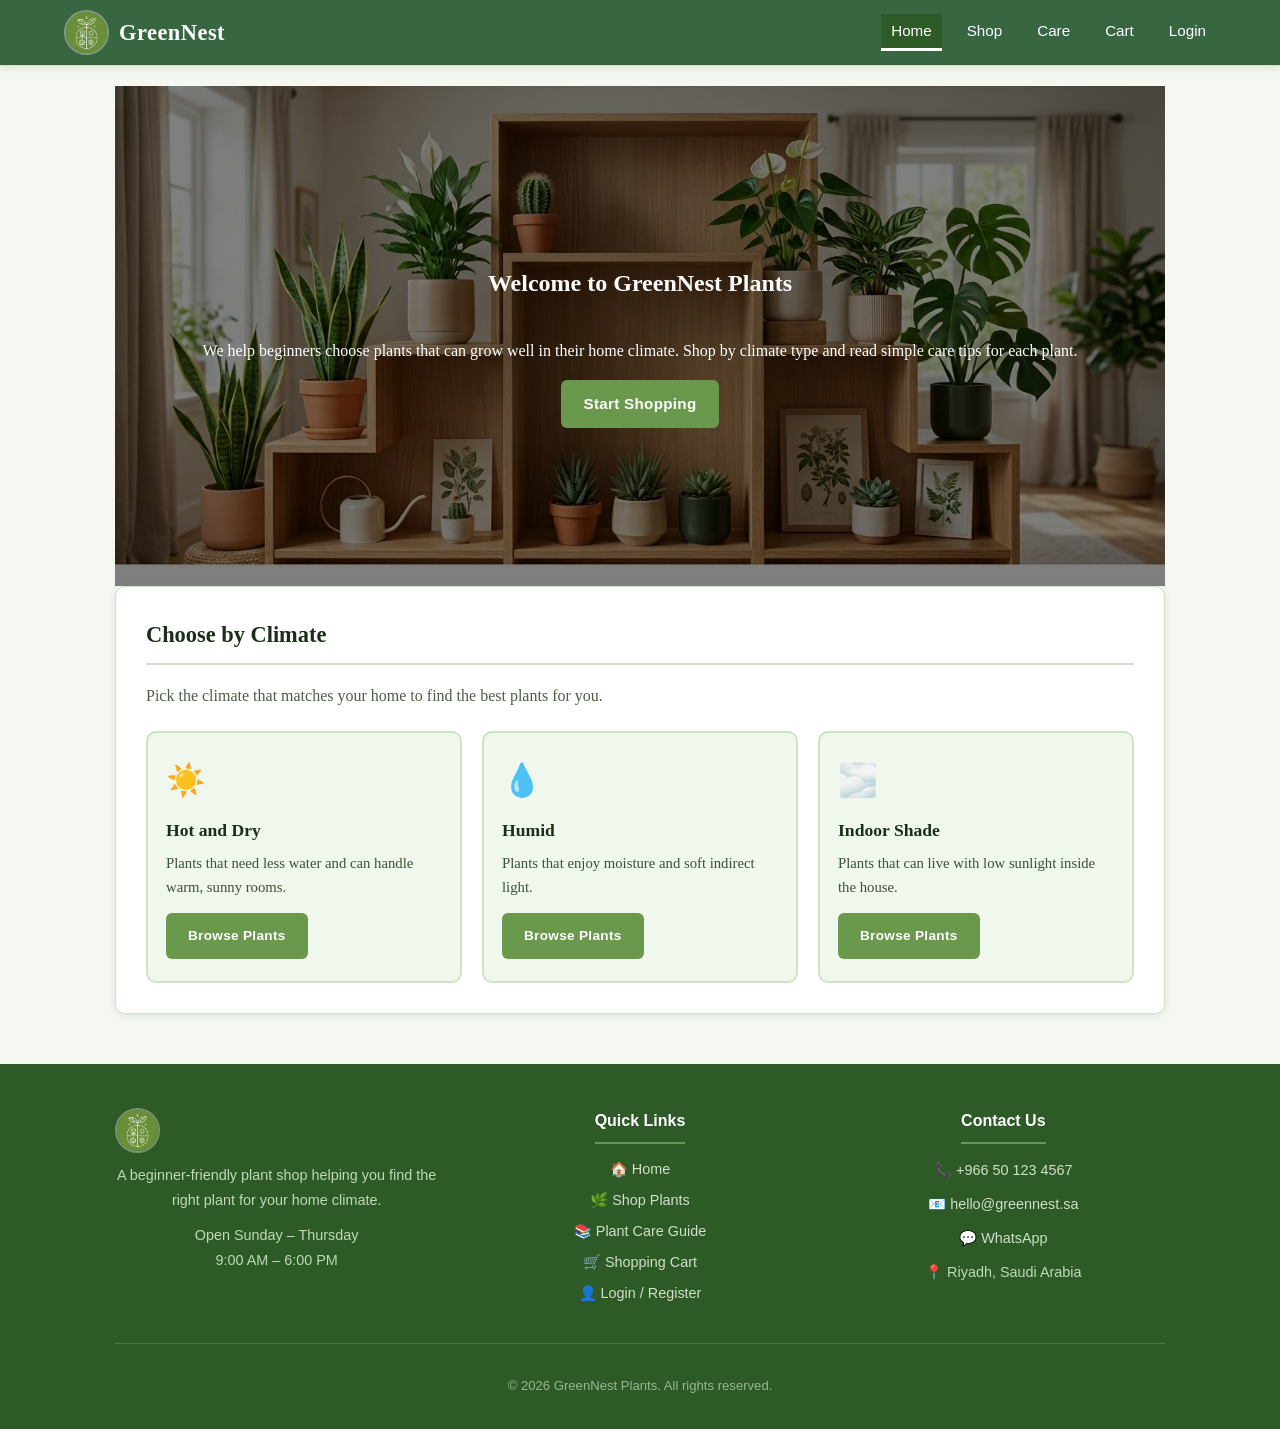
<file: index.html>
<!DOCTYPE html>
<html lang="en">
<head>
  <meta charset="UTF-8">
  <meta name="viewport" content="width=device-width, initial-scale=1.0">
  <meta name="description" content="GreenNest Plants — A beginner-friendly plant shop. Find the right plant for your home climate.">
  <title>GreenNest Plants | Home</title>
  <link rel="stylesheet" href="css/style.css">
</head>
<body>


  <a class="skip-link" href="#main-content">Skip to main content</a>

    <header role="banner">
  <a href="index.html" class="logo-link" aria-label="GreenNest Plants home">
    <img src="images/logo.png" class="site-logo" alt="GreenNest Plants logo">
    <h1 class="site-title">GreenNest</h1>
  </a>

  <nav aria-label="Primary navigation">
    <ul>
      <li><a href="index.html" aria-current="page">Home</a></li>
      <li><a href="index.html#climate-heading">Shop</a></li>
      <li><a href="care.html">Care</a></li>
      <li><a href="cart.html">Cart</a></li>
      <li><a href="login.html">Login</a></li>
    </ul>
  </nav>
</header>
   


    

  <main id="main-content" role="main">


    <section class="hero" aria-labelledby="hero-heading">
  <h2 id="hero-heading">Welcome to GreenNest Plants</h2>
  <p>
    We help beginners choose plants that can grow well in their home climate.
    Shop by climate type and read simple care tips for each plant.
  </p>
  <a class="button" href="shop.html">Start Shopping</a>
</section>


    <section class="section-box" aria-labelledby="climate-heading">
      <h2 id="climate-heading">Choose by Climate</h2>
      <p class="page-intro">Pick the climate that matches your home to find the best plants for you.</p>

      <div class="cards" role="list">

        <div class="climate-card" role="listitem">
          <span class="climate-icon" aria-hidden="true">☀️</span>
          <h3>Hot and Dry</h3>
          <p>Plants that need less water and can handle warm, sunny rooms.</p>
          <a class="button" href="shop.html?climate=hot" style="margin-top:14px; font-size:0.85rem;" aria-label="Shop plants for hot and dry climate">Browse Plants</a>
        </div>

        <div class="climate-card" role="listitem">
          <span class="climate-icon" aria-hidden="true">💧</span>
          <h3>Humid</h3>
          <p>Plants that enjoy moisture and soft indirect light.</p>
          <a class="button" href="shop.html?climate=humid" style="margin-top:14px; font-size:0.85rem;" aria-label="Shop plants for humid climate">Browse Plants</a>
        </div>

        <div class="climate-card" role="listitem">
          <span class="climate-icon" aria-hidden="true">🌫️</span>
          <h3>Indoor Shade</h3>
          <p>Plants that can live with low sunlight inside the house.</p>
          <a class="button" href="shop.html?climate=shade" style="margin-top:14px; font-size:0.85rem;" aria-label="Shop plants for indoor shade">Browse Plants</a>
        </div>

      </div>
    </section>


  </main>

    <footer role="contentinfo">
    <div class="footer-grid">
      <div class="footer-col">
        <a href="index.html" class="logo-link" aria-label="GreenNest Plants Home">
          <img src="images/logo.png" class="site-logo" alt="GreenNest Plants logo">
        </a>
        <p style="margin-top:10px;">A beginner-friendly plant shop helping you find the right plant for your home climate.</p>
        <p>Open Sunday &ndash; Thursday<br>9:00 AM &ndash; 6:00 PM</p>
      </div>
      <div class="footer-col">
        <h3>Quick Links</h3>
        <ul>
          <li><a href="index.html">&#127968; Home</a></li>
          <li><a href="shop.html">&#127807; Shop Plants</a></li>
          <li><a href="care.html">&#128218; Plant Care Guide</a></li>
          <li><a href="cart.html">&#128722; Shopping Cart</a></li>
          <li><a href="login.html">&#128100; Login / Register</a></li>
        </ul>
      </div>
      <div class="footer-col">
        <h3>Contact Us</h3>
        <address>
          <p>&#128222; <a href="tel:+966501234567">+966 50 123 4567</a></p>
          <p>&#128231; <a href="mailto:hello@greennest.sa">hello@greennest.sa</a></p>
          <p>&#128172; <a href="https://wa.me/966501234567" target="_blank" rel="noopener">WhatsApp</a></p>
          <p>&#128205; Riyadh, Saudi Arabia</p>
        </address>
      </div>
    </div>
    <div class="footer-bottom">
      <p>&copy; 2026 GreenNest Plants. All rights reserved.</p>
    </div>
  </footer>
<script src="main.js"></script>
</body>
</html>
</file>
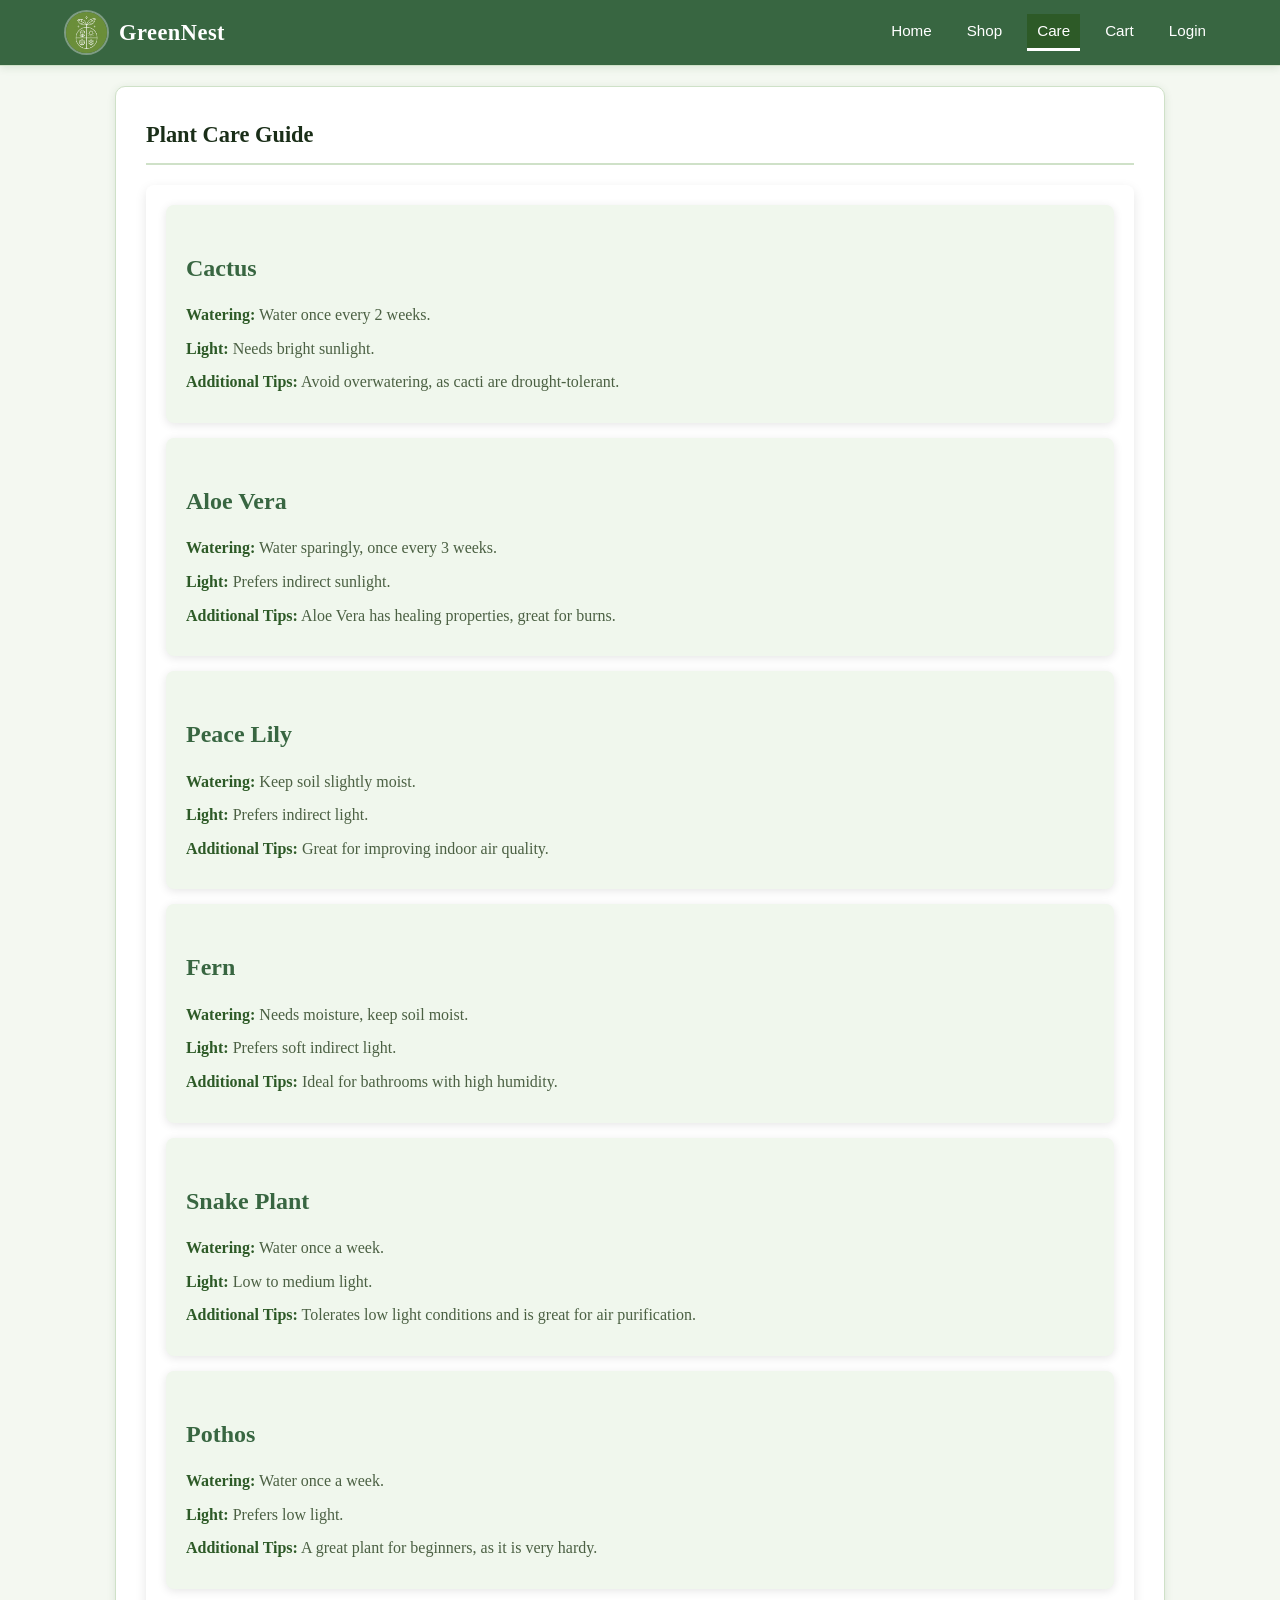
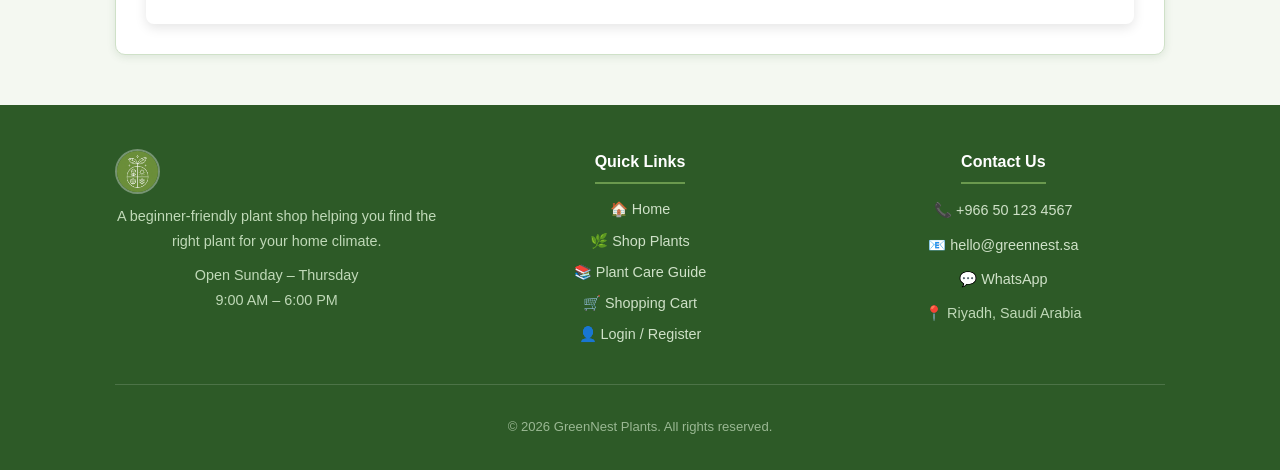
<file: care.html>
<!DOCTYPE html>
<html lang="en">
<head>
  <meta charset="UTF-8">
  <meta name="viewport" content="width=device-width, initial-scale=1.0">
  <meta name="description" content="GreenNest Plants — Simple care tips for beginners. Learn how to water, light, and choose the right plant for your home.">
  <title>GreenNest Plants | Plant Care</title>
  <link rel="stylesheet" href="css/style.css">
</head>
<body>

  <a class="skip-link" href="#main-content">Skip to main content</a>

    <header role="banner">
  <a href="index.html" class="logo-link" aria-label="GreenNest Plants home">
    <img src="images/logo.png" class="site-logo" alt="GreenNest Plants logo">
    <h1 class="site-title">GreenNest</h1>
  </a>

  <nav aria-label="Primary navigation">
    <ul>
      <li><a href="index.html">Home</a></li>
      <li><a href="index.html#climate-heading">Shop</a></li>
      <li><a href="care.html" aria-current="page">Care</a></li>
      <li><a href="cart.html">Cart</a></li>
      <li><a href="login.html">Login</a></li>
    </ul>
  </nav>
</header>


   <main id="main-content" role="main">
    <section class="section-box" aria-labelledby="care-heading">
      <h2 id="care-heading">Plant Care Guide</h2>

      <div class="care-details">

        <!--  Cactus -->
        <div id="cactus" class="care-info">
          <h3>Cactus</h3>
          <p><strong>Watering:</strong> Water once every 2 weeks.</p>
          <p><strong>Light:</strong> Needs bright sunlight.</p>
          <p><strong>Additional Tips:</strong> Avoid overwatering, as cacti are drought-tolerant.</p>
        </div>

        <!--  Aloe Vera -->
        <div id="aloe_vera" class="care-info">
          <h3>Aloe Vera</h3>
          <p><strong>Watering:</strong> Water sparingly, once every 3 weeks.</p>
          <p><strong>Light:</strong> Prefers indirect sunlight.</p>
          <p><strong>Additional Tips:</strong> Aloe Vera has healing properties, great for burns.</p>
        </div>

        <!--  Peace Lily -->
        <div id="peace_lily" class="care-info">
          <h3>Peace Lily</h3>
          <p><strong>Watering:</strong> Keep soil slightly moist.</p>
          <p><strong>Light:</strong> Prefers indirect light.</p>
          <p><strong>Additional Tips:</strong> Great for improving indoor air quality.</p>
        </div>

        <!--  Fern -->
        <div id="fern" class="care-info">
          <h3>Fern</h3>
          <p><strong>Watering:</strong> Needs moisture, keep soil moist.</p>
          <p><strong>Light:</strong> Prefers soft indirect light.</p>
          <p><strong>Additional Tips:</strong> Ideal for bathrooms with high humidity.</p>
        </div>

        <!--  Snake Plant -->
        <div id="snake_plant" class="care-info">
          <h3>Snake Plant</h3>
          <p><strong>Watering:</strong> Water once a week.</p>
          <p><strong>Light:</strong> Low to medium light.</p>
          <p><strong>Additional Tips:</strong> Tolerates low light conditions and is great for air purification.</p>
        </div>

        <!-- Pothos -->
        <div id="pothos" class="care-info">
          <h3>Pothos</h3>
          <p><strong>Watering:</strong> Water once a week.</p>
          <p><strong>Light:</strong> Prefers low light.</p>
          <p><strong>Additional Tips:</strong> A great plant for beginners, as it is very hardy.</p>
        </div>

      </div>
    </section>
  </main>

    <footer role="contentinfo">
    <div class="footer-grid">
      <div class="footer-col">
        <a href="index.html" class="logo-link" aria-label="GreenNest Plants Home">
          <img src="images/logo.png" class="site-logo" alt="GreenNest Plants logo">
        </a>
        <p style="margin-top:10px;">A beginner-friendly plant shop helping you find the right plant for your home climate.</p>
        <p>Open Sunday &ndash; Thursday<br>9:00 AM &ndash; 6:00 PM</p>
      </div>
      <div class="footer-col">
        <h3>Quick Links</h3>
        <ul>
          <li><a href="index.html">&#127968; Home</a></li>
          <li><a href="shop.html">&#127807; Shop Plants</a></li>
          <li><a href="care.html">&#128218; Plant Care Guide</a></li>
          <li><a href="cart.html">&#128722; Shopping Cart</a></li>
          <li><a href="login.html">&#128100; Login / Register</a></li>
        </ul>
      </div>
      <div class="footer-col">
        <h3>Contact Us</h3>
        <address>
          <p>&#128222; <a href="tel:+966501234567">+966 50 123 4567</a></p>
          <p>&#128231; <a href="mailto:hello@greennest.sa">hello@greennest.sa</a></p>
          <p>&#128172; <a href="https://wa.me/966501234567" target="_blank" rel="noopener">WhatsApp</a></p>
          <p>&#128205; Riyadh, Saudi Arabia</p>
        </address>
      </div>
    </div>
    <div class="footer-bottom">
      <p>&copy; 2026 GreenNest Plants. All rights reserved.</p>
    </div>
  </footer>
<script src="main.js"></script>
</body>
</html>
</file>
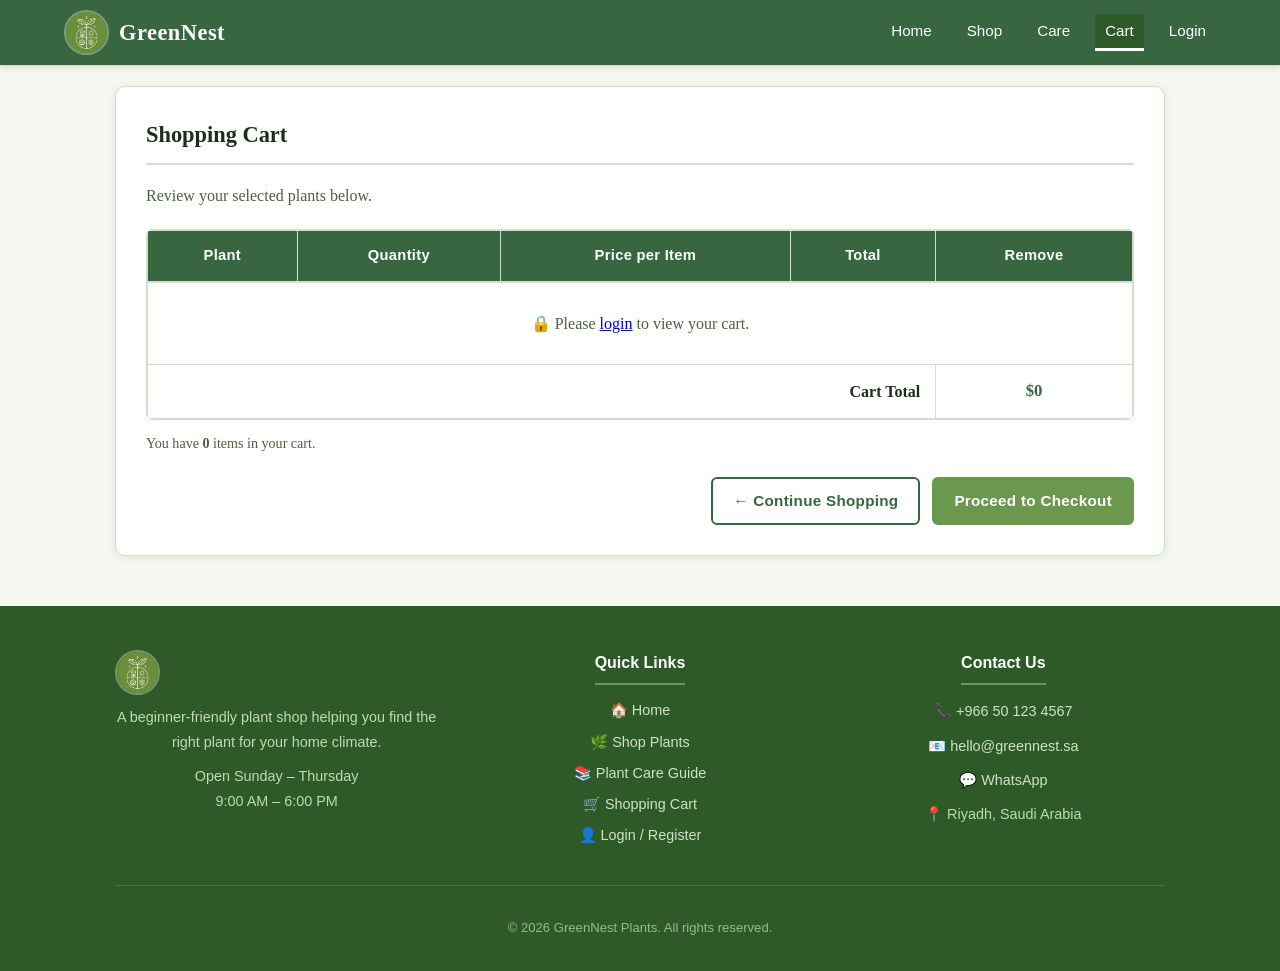
<file: cart.html>
<!DOCTYPE html>
<html lang="en">
<head>
  <meta charset="UTF-8">
  <meta name="viewport" content="width=device-width, initial-scale=1.0">
  <meta name="description" content="GreenNest Plants — Your shopping cart. Review selected plants before checkout.">
  <title>GreenNest Plants | Shopping Cart</title>
  <link rel="stylesheet" href="css/style.css">
</head>
<body>

  <a class="skip-link" href="#main-content">Skip to main content</a>

   <header role="banner">
  <a href="index.html" class="logo-link" aria-label="GreenNest Plants home">
    <img src="images/logo.png" class="site-logo" alt="GreenNest Plants logo">
    <h1 class="site-title">GreenNest</h1>
  </a>

  <nav aria-label="Primary navigation">
    <ul>
      <li><a href="index.html">Home</a></li>
      <li><a href="index.html#climate-heading">Shop</a></li>
      <li><a href="care.html">Care</a></li>
    <li><a href="cart.html" aria-current="page">Cart</a></li>
      <li><a href="login.html">Login</a></li>
    </ul>
  </nav>
</header>

<main id="main-content" role="main">
  <section class="section-box" aria-labelledby="cart-heading">
    <h2 id="cart-heading">Shopping Cart</h2>
    <p class="page-intro">
      Review your selected plants below.
    </p>

    <div class="table-wrapper">
      <table aria-label="Shopping cart contents">
        <caption class="sr-only">List of plants in your cart with quantity, price per item, and total cost.</caption>
        <thead>
          <tr>
            <th scope="col">Plant</th>
            <th scope="col">Quantity</th>
            <th scope="col">Price per Item</th>
            <th scope="col">Total</th>
            <th scope="col">Remove</th>
          </tr>
        </thead>
        <tbody id="cart-body">

</tbody>
<tfoot>
  <tr>
    <td colspan="4" class="total-text" scope="row">Cart Total</td>
    <td id="cart-total" class="total-amount">$0</td>
  </tr>
</tfoot>
      </table>
    </div>

    <p class="cart-note" aria-live="polite">
      You have <strong id="cart-item-count">0</strong> items in your cart.
    </p>

    <div class="cart-buttons">
      <a class="button button-outline" href="shop.html" aria-label="Continue shopping and add more plants">
        ← Continue Shopping
      </a>
      <button class="button" onclick="proceedToCheckout()" aria-label="Proceed to checkout">
        Proceed to Checkout
      </button>
    </div>
  </section>
</main>

    <footer role="contentinfo">
    <div class="footer-grid">
      <div class="footer-col">
        <a href="index.html" class="logo-link" aria-label="GreenNest Plants Home">
          <img src="images/logo.png" class="site-logo" alt="GreenNest Plants logo">
        </a>
        <p style="margin-top:10px;">A beginner-friendly plant shop helping you find the right plant for your home climate.</p>
        <p>Open Sunday &ndash; Thursday<br>9:00 AM &ndash; 6:00 PM</p>
      </div>
      <div class="footer-col">
        <h3>Quick Links</h3>
        <ul>
          <li><a href="index.html">&#127968; Home</a></li>
          <li><a href="shop.html">&#127807; Shop Plants</a></li>
          <li><a href="care.html">&#128218; Plant Care Guide</a></li>
          <li><a href="cart.html">&#128722; Shopping Cart</a></li>
          <li><a href="login.html">&#128100; Login / Register</a></li>
        </ul>
      </div>
      <div class="footer-col">
        <h3>Contact Us</h3>
        <address>
          <p>&#128222; <a href="tel:+966501234567">+966 50 123 4567</a></p>
          <p>&#128231; <a href="mailto:hello@greennest.sa">hello@greennest.sa</a></p>
          <p>&#128172; <a href="https://wa.me/966501234567" target="_blank" rel="noopener">WhatsApp</a></p>
          <p>&#128205; Riyadh, Saudi Arabia</p>
        </address>
      </div>
    </div>
    <div class="footer-bottom">
      <p>&copy; 2026 GreenNest Plants. All rights reserved.</p>
    </div>
  </footer>
<script src="main.js"></script>
</body>
</html>
</file>
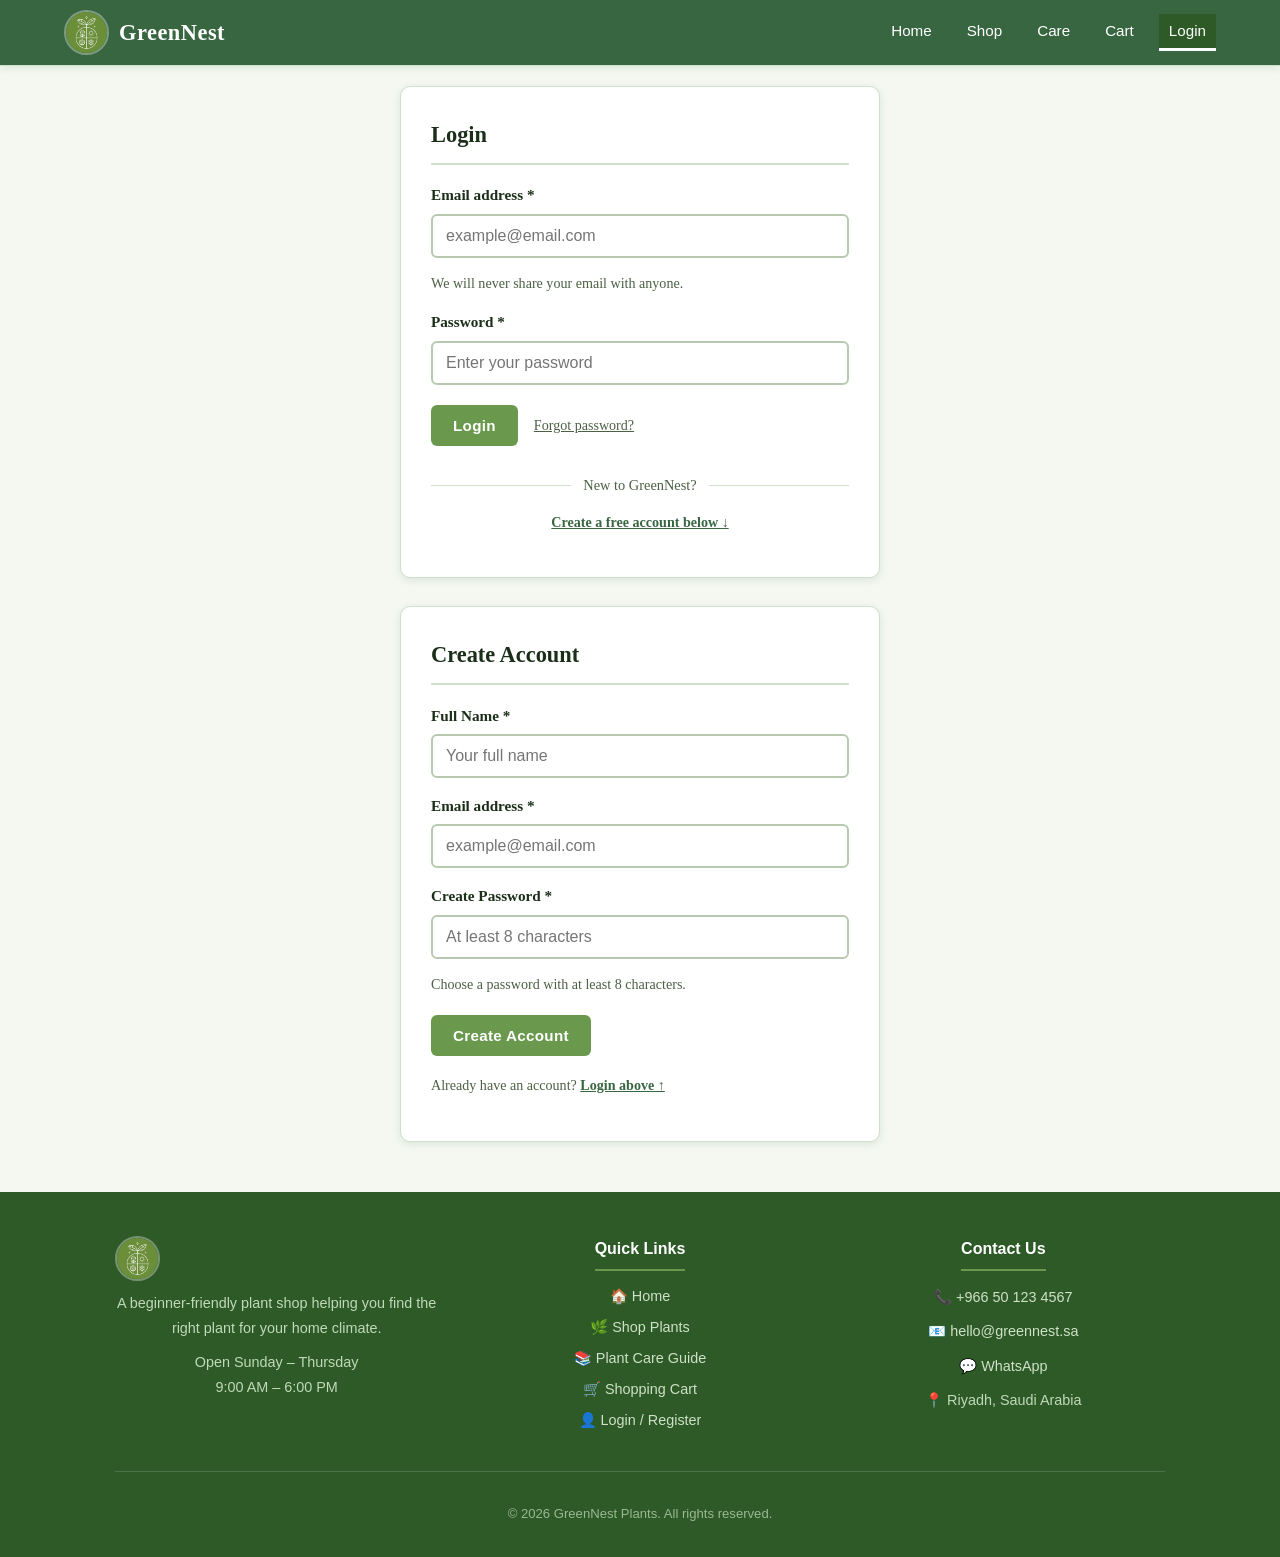
<file: login.html>
<!DOCTYPE html>
<html lang="en">
<head>
  <meta charset="UTF-8">
  <meta name="viewport" content="width=device-width, initial-scale=1.0">
  <meta name="description" content="GreenNest Plants — Login to your account or create a new one to start shopping.">
  <title>GreenNest Plants | Login</title>
  <link rel="stylesheet" href="css/style.css">
</head>
<body>

  <a class="skip-link" href="#main-content">Skip to main content</a>

    <header role="banner">
  <a href="index.html" class="logo-link" aria-label="GreenNest Plants home">
    <img src="images/logo.png" class="site-logo" alt="GreenNest Plants logo">
    <h1 class="site-title">GreenNest</h1>
  </a>

  <nav aria-label="Primary navigation">
    <ul>
      <li><a href="index.html">Home</a></li>
      <li><a href="index.html#climate-heading">Shop</a></li>
      <li><a href="care.html">Care</a></li>
      <li><a href="cart.html">Cart</a></li>
      <li><a href="login.html" aria-current="page">Login</a></li>
    </ul>
  </nav>
</header>

  <main id="main-content" role="main">

    <!-- Login Form -->
    <section class="form-box" aria-labelledby="login-heading">
      <h2 id="login-heading">Login</h2>

      <!-- novalidate used here because this is a static prototype without JS validation -->
      <form action="#" method="post" aria-label="Login form" novalidate>

        <label for="login-email">Email address <span aria-hidden="true">*</span></label>
        <input
          type="email"
          id="login-email"
          name="email"
          placeholder="example@email.com"
          autocomplete="email"
          required
          aria-required="true"
          aria-describedby="email-hint"
        >
        <p id="email-hint" class="small-text">We will never share your email with anyone.</p>

        <label for="login-password">Password <span aria-hidden="true">*</span></label>
        <input
          type="password"
          id="login-password"
          name="password"
          placeholder="Enter your password"
          autocomplete="current-password"
          required
          aria-required="true"
        >

        <div class="form-submit-row">
          <button type="submit" aria-label="Login to your GreenNest account">Login</button>
          <a class="forgot-link" href="#" aria-label="Forgot your password — reset link">Forgot password?</a>
        </div>

      </form>

      <div class="form-divider">
        <span>New to GreenNest?</span>
      </div>

      <p class="small-text" style="text-align:center;">
        <a href="#create-account" aria-label="Jump to the create account form below">Create a free account below ↓</a>
      </p>
    </section>

    <!-- Create Account Form -->
    <section class="form-box" id="create-account" aria-labelledby="register-heading">
      <h2 id="register-heading">Create Account</h2>

      <form action="#" method="post" aria-label="Create new account form" novalidate>

        <label for="reg-name">Full Name <span aria-hidden="true">*</span></label>
        <input
          type="text"
          id="reg-name"
          name="name"
          placeholder="Your full name"
          autocomplete="name"
          required
          aria-required="true"
        >

        <label for="reg-email">Email address <span aria-hidden="true">*</span></label>
        <input
          type="email"
          id="reg-email"
          name="email"
          placeholder="example@email.com"
          autocomplete="email"
          required
          aria-required="true"
        >

        <label for="reg-password">Create Password <span aria-hidden="true">*</span></label>
        <input
          type="password"
          id="reg-password"
          name="password"
          placeholder="At least 8 characters"
          autocomplete="new-password"
          required
          aria-required="true"
          aria-describedby="password-hint"
        >
        <p id="password-hint" class="small-text">Choose a password with at least 8 characters.</p>

        <div class="form-submit-row">
          <button type="submit" aria-label="Create your new GreenNest account">Create Account</button>
        </div>

      </form>

      <p class="small-text" style="margin-top:18px;">
        Already have an account? <a href="#login-heading" aria-label="Go back to login form">Login above ↑</a>
      </p>
    </section>

  </main>


    <footer role="contentinfo">
    <div class="footer-grid">
      <div class="footer-col">
        <a href="index.html" class="logo-link" aria-label="GreenNest Plants Home">
          <img src="images/logo.png" class="site-logo" alt="GreenNest Plants logo">
        </a>
        <p style="margin-top:10px;">A beginner-friendly plant shop helping you find the right plant for your home climate.</p>
        <p>Open Sunday &ndash; Thursday<br>9:00 AM &ndash; 6:00 PM</p>
      </div>
      <div class="footer-col">
        <h3>Quick Links</h3>
        <ul>
          <li><a href="index.html">&#127968; Home</a></li>
          <li><a href="shop.html">&#127807; Shop Plants</a></li>
          <li><a href="care.html">&#128218; Plant Care Guide</a></li>
          <li><a href="cart.html">&#128722; Shopping Cart</a></li>
          <li><a href="login.html">&#128100; Login / Register</a></li>
        </ul>
      </div>
      <div class="footer-col">
        <h3>Contact Us</h3>
        <address>
          <p>&#128222; <a href="tel:+966501234567">+966 50 123 4567</a></p>
          <p>&#128231; <a href="mailto:hello@greennest.sa">hello@greennest.sa</a></p>
          <p>&#128172; <a href="https://wa.me/966501234567" target="_blank" rel="noopener">WhatsApp</a></p>
          <p>&#128205; Riyadh, Saudi Arabia</p>
        </address>
      </div>
    </div>
    <div class="footer-bottom">
      <p>&copy; 2026 GreenNest Plants. All rights reserved.</p>
    </div>
  </footer>
<script src="main.js"></script>
</body>
</html>
</file>
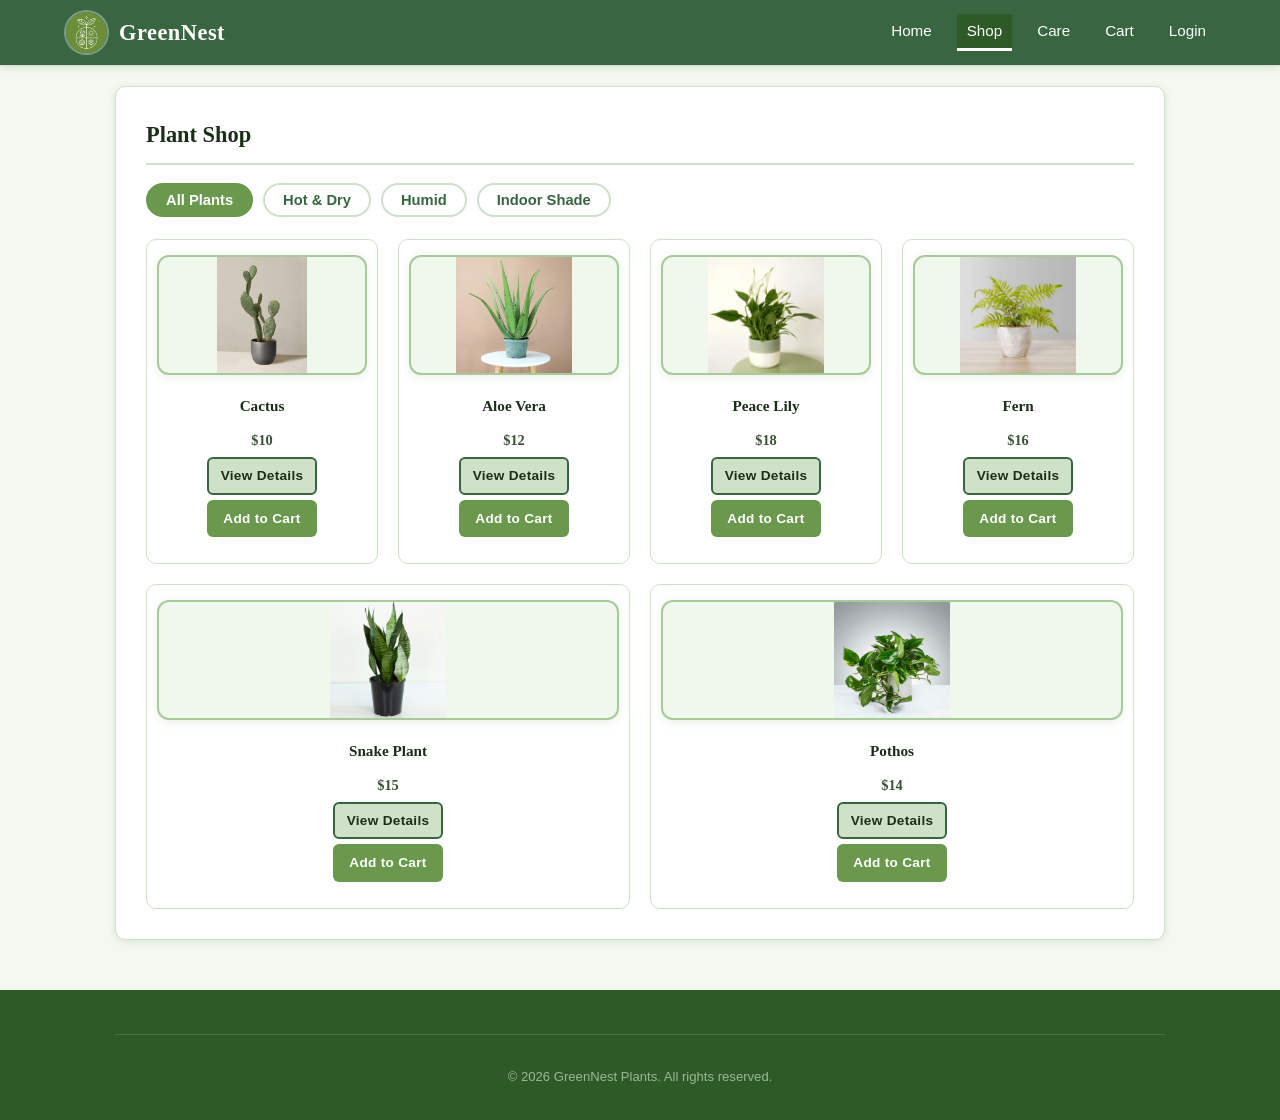
<file: shop.html>
<!DOCTYPE html>
<html lang="en">
<head>
  <meta charset="UTF-8">
  <meta name="viewport" content="width=device-width, initial-scale=1.0">
  <meta name="description" content="GreenNest Plants Shop — Browse beginner-friendly plants sorted by climate type.">
  <title>GreenNest Plants | Shop</title>
  <link rel="stylesheet" href="css/style.css">
</head>
<body>

<a class="skip-link" href="#main-content">Skip to main content</a>

<header role="banner">
  <a href="index.html" class="logo-link" aria-label="GreenNest Plants home">
    <img src="images/logo.png" class="site-logo" alt="GreenNest Plants logo">
    <h1 class="site-title">GreenNest</h1>
  </a>

  <nav aria-label="Primary navigation">
    <ul>
      <li><a href="index.html">Home</a></li>
      <li><a href="shop.html" aria-current="page">Shop</a></li>
      <li><a href="care.html">Care</a></li>
      <li><a href="cart.html">Cart</a></li>
      <li><a href="login.html">Login</a></li>
    </ul>
  </nav>
</header>

<main id="main-content" role="main">

<section class="section-box" aria-labelledby="shop-heading">
  <h2 id="shop-heading">Plant Shop</h2>

  <div class="filter-bar" role="group" aria-label="Filter plants by climate">
    <button class="filter-btn active" data-filter="all">All Plants</button>
    <button class="filter-btn" data-filter="hot">Hot &amp; Dry</button>
    <button class="filter-btn" data-filter="humid">Humid</button>
    <button class="filter-btn" data-filter="shade">Indoor Shade</button>
  </div>

  <div class="cards small-images" role="list">

    <article class="card product-card" data-climate="hot" role="listitem">
      <div class="plant-img-wrap"><img src="images/cactus.webp" alt="Cactus" loading="lazy"></div>
      <div class="card-body">
        <h3>Cactus</h3>
        <p class="price">$10</p>
        <a class="button small" href="care.html#cactus">View Details</a>
        <a class="button" onclick="addToCart('Cactus', 10)">Add to Cart</a>
      </div>
    </article>

    <article class="card product-card" data-climate="hot" role="listitem">
      <div class="plant-img-wrap"><img src="images/aloe_vera.webp" alt="Aloe Vera" loading="lazy"></div>
      <div class="card-body">
        <h3>Aloe Vera</h3>
        <p class="price">$12</p>
        <a class="button small" href="care.html#aloe_vera">View Details</a>
        <a class="button" onclick="addToCart('Aloe Vera', 12)">Add to Cart</a>
      </div>
    </article>

    <article class="card product-card" data-climate="humid" role="listitem">
      <div class="plant-img-wrap"><img src="images/peace_lily.webp" alt="Peace Lily" loading="lazy"></div>
      <div class="card-body">
        <h3>Peace Lily</h3>
        <p class="price">$18</p>
        <a class="button small" href="care.html#peace_lily">View Details</a>
        <a class="button" onclick="addToCart('Peace Lily', 18)">Add to Cart</a>
      </div>
    </article>

    <article class="card product-card" data-climate="humid" role="listitem">
      <div class="plant-img-wrap"><img src="images/fern.jpeg" alt="Fern" loading="lazy"></div>
      <div class="card-body">
        <h3>Fern</h3>
        <p class="price">$16</p>
        <a class="button small" href="care.html#fern">View Details</a>
        <a class="button" onclick="addToCart('Fern', 16)">Add to Cart</a>
      </div>
    </article>

    <article class="card product-card" data-climate="shade" role="listitem">
      <div class="plant-img-wrap"><img src="images/snake_plant.webp" alt="Snake Plant" loading="lazy"></div>
      <div class="card-body">
        <h3>Snake Plant</h3>
        <p class="price">$15</p>
        <a class="button small" href="care.html#snake_plant">View Details</a>
        <a class="button" onclick="addToCart('Snake Plant', 15)">Add to Cart</a>
      </div>
    </article>

    <article class="card product-card" data-climate="shade" role="listitem">
      <div class="plant-img-wrap"><img src="images/pothos.jpeg" alt="Pothos" loading="lazy"></div>
      <div class="card-body">
        <h3>Pothos</h3>
        <p class="price">$14</p>
        <a class="button small" href="care.html#pothos">View Details</a>
        <a class="button" onclick="addToCart('Pothos', 14)">Add to Cart</a>
      </div>
    </article>

  </div>
</section>

</main>

<footer role="contentinfo">
  <div class="footer-bottom">
    <p>&copy; 2026 GreenNest Plants. All rights reserved.</p>
  </div>
</footer>

<script src="main.js"></script>
</body>
</html>
</file>
<file: css/style.css>
/* ============================================
   GreenNest Plants — Main Stylesheet
   Milestone 1 | HTML & CSS Prototype
   WCAG 2.1 AA Accessibility Considered
   ============================================ */

/* --- CSS Variables (Design Tokens) --- */
:root {
  --green-dark:    #2d5a27;
  --green-mid:     #386641;
  --green-brand:   #6a994e;
  --green-light:   #cfe1c8;
  --green-pale:    #f0f7ed;
  --green-bg:      #f4f8f1;
  --text-dark:     #1a2e18;
  --text-mid:      #3a5236;
  --text-muted:    #4b6043;
  --white:         #ffffff;
  --border:        #b7c9b0;
  --shadow:        0 2px 8px rgba(45, 90, 39, 0.12);
  --shadow-hover:  0 6px 20px rgba(45, 90, 39, 0.22);
  --radius:        10px;
  --radius-sm:     6px;
  --transition:    0.2s ease;
}

/* --- Reset & Base --- */
*, *::before, *::after {
  box-sizing: border-box;
}

body {
  margin: 0;
  font-family: Georgia, 'Times New Roman', serif;
  background-color: var(--green-bg);
  color: var(--text-dark);
  line-height: 1.6;
  font-size: 16px;
}

/* --- Skip to Content (Accessibility) --- */
.skip-link {
  position: absolute;
  top: -100px;
  left: 12px;
  background: var(--green-dark);
  color: var(--white);
  padding: 10px 16px;
  border-radius: var(--radius-sm);
  font-weight: bold;
  text-decoration: none;
  z-index: 9999;
  transition: top var(--transition);
}

.skip-link:focus {
  top: 12px;
}

header {
  position: -webkit-sticky; /* Support for Safari */
  position: sticky;
  top: 0;
  z-index: 1000;
  
  background-color: var(--white);
  padding: 10px 5%;             /* Slimmer padding */
  display: flex;                /* Flexbox magic starts here */
  justify-content: space-between; /* Logo on left, Nav on right */
  align-items: center;          /* Keeps them vertically centered */
  box-shadow: var(--shadow);
  border-bottom: 1px solid var(--green-light);
}

/* Slimming down the logo and title */
.logo-link {
  display: flex;
  align-items: center;
  gap: 12px;
  text-decoration: none;
}

.site-logo {
  width: 40px; /* Smaller logo for a slim header */
  height: auto;
  margin-right: 0;
}

.site-title {
  font-size: 1.3rem; /* Smaller font size */
  color: var(--green-dark);
  margin: 0;
}

/* Horizontal Menu */
nav ul {
  display: flex;
  gap: 15px;
  list-style: none;
  margin: 0;
  padding: 0;
}

nav a {
  color: var(--text-dark) !important; /* Overriding your old white text color */
  padding: 8px 12px;
  font-size: 0.9rem;
  border-bottom: 2px solid transparent;
}

/* Remove the old margins that cause overlap */
main {
  margin-top: 20px; /* Small gap so content doesn't touch the header */
}

/* Hide the sub-paragraph in the header to save space */
header > p {
  display: none; 
}

.logo-container {
    display: flex;
    align-items: center;
    gap: 15px;
}

.logo {
    width: 50px; /* Reduced size */
    height: auto;
}

.site-title {
    font-size: 1.5rem;
    margin: 0;
    color: #2d5a27; /* Matches your plant theme */
}

nav ul {
    list-style: none;
    display: flex;
    gap: 20px;
    margin: 0;
    padding: 0;
}

nav ul li a {
    text-decoration: none;
    color: #333;
    font-weight: 500;
    transition: color 0.3s;
}

nav ul li a:hover {
    color: #2d5a27;
}

main, section, .hero {
    margin-top: 0; 
}

header h1 {
  margin: 0;
  font-size: 2rem;
  letter-spacing: 0.5px;
}

header p {
  margin: 6px 0 0;
  font-size: 1rem;
  opacity: 0.92;
}



nav ul {
  list-style: none;
  margin: 0;
  padding: 0;
  display: flex;
  justify-content: center;
  flex-wrap: wrap;
}

nav ul li {
  display: inline-block;
}

nav a {
  display: inline-block;
  color: var(--white);
  text-decoration: none;
  padding: 12px 16px;
  font-weight: bold;
  font-family: Arial, sans-serif;
  font-size: 0.95rem;
  border-bottom: 3px solid transparent;
  transition: background-color var(--transition), border-color var(--transition);
}

nav a:hover,
nav a:focus {
  background-color: var(--green-dark);
  border-bottom-color: var(--green-light);
  outline: none;
}

/* Active page indicator */
nav a[aria-current="page"] {
  background-color: var(--green-dark);
  border-bottom-color: var(--white);
}

/* --- Main Content Area --- */
main {
  width: 90%;
  max-width: 1050px;
  margin: 30px auto;
}



/* --- Section Boxes --- */
.section-box,
.form-box {
  background-color: var(--white);
  padding: 30px;
  border-radius: var(--radius);
  border: 1px solid var(--green-light);
  margin-bottom: 28px;
  box-shadow: var(--shadow);
}

.section-box h2,
.form-box h2 {
  margin-top: 0;
  color: var(--text-dark);
  font-size: 1.4rem;
  border-bottom: 2px solid var(--green-light);
  padding-bottom: 10px;
}

.page-intro {
  color: var(--text-muted);
  margin-top: 0;
  margin-bottom: 8px;
}

/* --- Cards Grid --- */
.cards {
  display: flex;
  flex-wrap: wrap;
  gap: 20px;
  margin-top: 22px;
}

/* Climate cards */
.climate-card {
  background: var(--green-pale);
  border: 2px solid var(--green-light);
  border-radius: var(--radius);
  padding: 22px 18px;
  flex: 1 1 200px;
  min-width: 190px;
  transition: transform var(--transition), box-shadow var(--transition), border-color var(--transition);
}

.climate-card:hover {
  transform: translateY(-4px);
  box-shadow: var(--shadow-hover);
  border-color: var(--green-brand);
}

.climate-card .climate-icon {
  font-size: 2rem;
  display: block;
  margin-bottom: 10px;
}

.climate-card h3 {
  margin: 0 0 8px;
  color: var(--text-dark);
  font-size: 1.1rem;
}

.climate-card p {
  margin: 0;
  color: var(--text-mid);
  font-size: 0.92rem;
}

/* Product cards */
.card.product-card {
  background-color: var(--white);
  border: 1px solid var(--green-light);
  border-radius: var(--radius);
  padding: 22px 18px;
  flex: 1 1 200px;
  min-width: 190px;
  text-align: center;
  transition: transform var(--transition), box-shadow var(--transition), border-color var(--transition);
  display: flex;
  flex-direction: column;
  align-items: center;
}

.card.product-card:hover {
  transform: translateY(-5px);
  box-shadow: var(--shadow-hover);
  border-color: var(--green-brand);
}

.card.product-card h3 {
  margin: 10px 0 6px;
  color: var(--text-dark);
  font-size: 1.05rem;
}

.card.product-card p {
  margin: 3px 0;
  color: var(--text-mid);
  font-size: 0.9rem;
}

.plant-icon {
  font-size: 3rem;
  line-height: 1;
  display: block;
  margin-bottom: 4px;
}

.price {
  font-weight: bold;
  color: var(--green-mid);
  font-size: 1.2rem;
  margin: 10px 0 14px !important;
}

/* --- Buttons --- */
.button,
button[type="submit"] {
  display: inline-block;
  background-color: var(--green-brand);
  color: var(--white);
  padding: 10px 20px;
  border: 2px solid transparent;
  border-radius: var(--radius-sm);
  text-decoration: none;
  cursor: pointer;
  font-size: 0.95rem;
  font-family: Arial, sans-serif;
  font-weight: bold;
  transition: background-color var(--transition), transform var(--transition), box-shadow var(--transition);
  letter-spacing: 0.3px;
}

.button:hover,
button[type="submit"]:hover {
  background-color: var(--green-dark);
  transform: translateY(-1px);
  box-shadow: 0 4px 12px rgba(45, 90, 39, 0.3);
}

.button:focus,
button[type="submit"]:focus {
  outline: 3px solid var(--green-brand);
  outline-offset: 3px;
}

.button-outline {
  background-color: transparent;
  color: var(--green-mid);
  border-color: var(--green-mid);
}

.button-outline:hover {
  background-color: var(--green-pale);
  color: var(--green-dark);
  border-color: var(--green-dark);
}

/* --- Care Guide --- */
.care-list {
  margin-top: 20px;
}

.care-item {
  background-color: var(--green-pale);
  border-left: 5px solid var(--green-brand);
  border-radius: 0 var(--radius-sm) var(--radius-sm) 0;
  padding: 18px 20px;
  margin-bottom: 16px;
  transition: border-left-color var(--transition), background-color var(--transition);
}

.care-item:hover {
  border-left-color: var(--green-dark);
  background-color: #e6f0e2;
}

.care-item h3 {
  margin: 0 0 8px;
  color: var(--text-dark);
  font-size: 1.05rem;
}

.care-item p {
  margin: 0;
  color: var(--text-mid);
}

/* --- Shopping Cart Table --- */
.table-wrapper {
  overflow-x: auto;
  border-radius: var(--radius-sm);
  border: 1px solid var(--green-light);
  margin-top: 20px;
}

table {
  width: 100%;
  border-collapse: collapse;
  background-color: var(--white);
}

th,
td {
  border: 1px solid var(--green-light);
  padding: 13px 15px;
  text-align: center;
}

th {
  background-color: var(--green-mid);
  color: var(--white);
  font-family: Arial, sans-serif;
  font-size: 0.92rem;
  letter-spacing: 0.3px;
}

tbody tr:nth-child(even) {
  background-color: var(--green-pale);
}

tbody tr:hover {
  background-color: #e0edda;
}

.total-text {
  text-align: right;
  font-weight: bold;
  color: var(--text-dark);
}

.total-amount {
  font-weight: bold;
  color: var(--green-mid);
  font-size: 1.05rem;
}

.cart-buttons {
  margin-top: 22px;
  text-align: right;
  display: flex;
  gap: 12px;
  justify-content: flex-end;
  flex-wrap: wrap;
}

.cart-note {
  font-size: 0.88rem;
  color: var(--text-muted);
  margin-top: 12px;
}

/* --- Login / Register Forms --- */
.form-box {
  max-width: 480px;
  margin-left: auto;
  margin-right: auto;
}

form {
  width: 100%;
}

label {
  display: block;
  margin-top: 16px;
  font-weight: bold;
  font-size: 0.95rem;
  color: var(--text-dark);
}

input[type="text"],
input[type="email"],
input[type="password"] {
  width: 100%;
  padding: 11px 13px;
  margin-top: 6px;
  border: 2px solid var(--border);
  border-radius: var(--radius-sm);
  box-sizing: border-box;
  font-size: 1rem;
  color: var(--text-dark);
  background-color: var(--white);
  transition: border-color var(--transition), box-shadow var(--transition);
}

input[type="text"]:focus,
input[type="email"]:focus,
input[type="password"]:focus {
  border-color: var(--green-brand);
  outline: none;
  box-shadow: 0 0 0 3px rgba(106, 153, 78, 0.25);
}

.form-submit-row {
  margin-top: 20px;
  display: flex;
  align-items: center;
  gap: 16px;
  flex-wrap: wrap;
}

.small-text {
  color: var(--text-muted);
  font-size: 0.88rem;
  margin-top: 14px;
}

.small-text a {
  color: var(--green-mid);
  font-weight: bold;
}

.small-text a:hover {
  color: var(--green-dark);
}

.form-divider {
  text-align: center;
  margin: 28px 0 10px;
  color: var(--text-muted);
  font-size: 0.9rem;
  position: relative;
}

.form-divider::before {
  content: '';
  position: absolute;
  top: 50%;
  left: 0;
  right: 0;
  height: 1px;
  background: var(--green-light);
  z-index: 0;
}

.form-divider span {
  background: var(--white);
  padding: 0 12px;
  position: relative;
  z-index: 1;
}

/* --- Forgot Password Link --- */
.forgot-link {
  color: var(--text-muted);
  font-size: 0.88rem;
  text-decoration: underline;
}

.forgot-link:hover {
  color: var(--green-mid);
}

/* --- Accessibility: ARIA live region for alerts --- */
.sr-only {
  position: absolute;
  width: 1px;
  height: 1px;
  padding: 0;
  margin: -1px;
  overflow: hidden;
  clip: rect(0, 0, 0, 0);
  white-space: nowrap;
  border-width: 0;
}
.hero {
  /* Added ../ to step out of the css folder */
  background: linear-gradient(rgba(0, 0, 0, 0.5), rgba(0, 0, 0, 0.5)), 
              url('../images/hero-bg.jpg'); 
  
  background-size: cover;
  background-position: center;
  background-repeat: no-repeat;
  
  /* This height is required to see the image */
  min-height: 500px; 
  width: 100%;
  
  display: flex;
  flex-direction: column;
  justify-content: center;
  align-items: center;
  color: #ffffff;
  text-align: center;
  margin-top: 20px;
}

/* --- Focus Styles (Global, for keyboard users) --- */
a:focus,
button:focus,
input:focus {
  outline: 3px solid var(--green-brand);
  outline-offset: 2px;
}

/* --- Footer --- */
footer {
  background-color: var(--green-mid);
  color: var(--white);
  text-align: center;
  padding: 18px 20px;
  margin-top: 40px;
  font-size: 0.9rem;
}

footer a {
  color: var(--green-light);
  text-decoration: underline;
}

footer a:hover {
  color: var(--white);
}

/* --- Responsive Layout --- */
@media screen and (max-width: 700px) {
  nav ul {
    flex-direction: column;
  }

  nav ul li {
    display: block;
  }

  nav a {
    display: block;
    padding: 10px 20px;
    border-bottom: 1px solid rgba(255,255,255,0.15);
  }


 

  .card.product-card,
  .climate-card {
    flex: 1 1 100%;
    min-width: 0;
  }

  .cart-buttons {
    flex-direction: column;
    align-items: stretch;
  }

  .cart-buttons .button {
    text-align: center;
  }

  .form-box {
    max-width: 100%;
  }
}

/* ============================================
   FOOTER — Contact Info
   ============================================ */
footer {
  background-color: #2d5a27;
  color: #d4e8ce;
  padding: 44px 20px 20px;
  margin-top: 50px;
  font-family: Arial, sans-serif;
  font-size: 0.9rem;
}

.footer-grid {
  display: flex;
  flex-wrap: wrap;
  gap: 40px;
  max-width: 1050px;
  margin: 0 auto 30px;
  justify-content: space-between;
}

.footer-col { flex: 1 1 180px; min-width: 160px; }

.footer-col h3 {
  color: #ffffff;
  font-size: 1rem;
  margin: 0 0 14px;
  padding-bottom: 8px;
  border-bottom: 2px solid #6a994e;
  display: inline-block;
}

.footer-col p,
.footer-col address {
  margin: 0 0 9px;
  font-style: normal;
  line-height: 1.75;
  color: #c0d9b8;
}

.footer-col a { color: #cfe1c8; text-decoration: none; }
.footer-col a:hover { color: #ffffff; text-decoration: underline; }

.footer-col ul { list-style: none; padding: 0; margin: 0; }
.footer-col ul li { margin-bottom: 8px; }

.footer-bottom {
  border-top: 1px solid rgba(255,255,255,0.15);
  padding-top: 18px;
  text-align: center;
  color: #9ab893;
  font-size: 0.82rem;
  max-width: 1050px;
  margin: 0 auto;
}

@media screen and (max-width: 700px) {
  .footer-grid { flex-direction: column; gap: 24px; }
}

/* Remove button in cart */
.btn-remove {
  background-color: #e63946;
  color: #ffffff;
  border: none;
  border-radius: 6px;
  padding: 6px 12px;
  font-size: 0.85rem;
  font-family: Arial, sans-serif;
  font-weight: bold;
  cursor: pointer;
  transition: background-color 0.2s ease;
}

.btn-remove:hover {
  background-color: #c1121f;
}

/* Plant images */
.plant-img-wrap {
  width: calc(100% - 24px);
  height: 190px;
  overflow: hidden;
  background-color: #f0f7ed;
  flex-shrink: 0;
  margin: 14px auto 0;
  border-radius: 12px;
  border: 2.5px solid #a8c99a;
  box-shadow: 0 2px 10px rgba(106, 153, 78, 0.15);
  transition: border-color 0.2s ease, box-shadow 0.2s ease;
}

.card.product-card:hover .plant-img-wrap {
  border-color: #6a994e;
  box-shadow: 0 4px 16px rgba(106, 153, 78, 0.28);
}

.plant-img-wrap img {
  width: 100%;
  height: 100%;
  object-fit: contain;
  display: block;
  border-radius: 10px;
  transition: transform 0.35s ease;
}

.card.product-card:hover .plant-img-wrap img {
  transform: scale(1.04);
}

.card-body {
  padding: 14px 14px 16px;
  display: flex;
  flex-direction: column;
  flex: 1;
}

.card-body h3 { margin: 0 0 6px; }
.card-body p  { margin: 3px 0; font-size: 0.88rem; }

/* ── Logo ── */
.site-logo {
  width: 52px;
  height: 52px;
  border-radius: 50%;
  object-fit: cover;
  vertical-align: middle;
  margin-right: 10px;
  border: 2px solid rgba(255,255,255,0.35);
  flex-shrink: 0;
}

header a.logo-link {
  display: inline-flex;
  align-items: center;
  text-decoration: none;
  color: inherit;
}

header a.logo-link:hover .site-logo {
  border-color: rgba(255,255,255,0.8);
}

/* Home icon in nav */
.home-icon {
  font-size: 1rem;
  margin-right: 4px;
}

/* Login-guard notice */
.login-guard-msg {
  background: #fff8e1;
  border: 1px solid #ffe082;
  color: #6d4c00;
  border-radius: 8px;
  padding: 14px 18px;
  margin-bottom: 18px;
  font-family: Arial, sans-serif;
  font-size: 0.92rem;
  display: none;
}
.login-guard-msg.show { display: block; }

/* Shop filter buttons — clearer categories */
.filter-bar {
  display: flex;
  gap: 10px;
  flex-wrap: wrap;
  margin-bottom: 22px;
  margin-top: 8px;
}
.filter-btn {
  background: #fff;
  color: #386641;
  border: 2px solid #cfe1c8;
  border-radius: 20px;
  padding: 7px 18px;
  font-size: 0.92rem;
  font-family: Arial, sans-serif;
  font-weight: bold;
  cursor: pointer;
  transition: background 0.2s, border-color 0.2s, color 0.2s;
}
.filter-btn:hover, .filter-btn.active {
  background: #6a994e;
  border-color: #6a994e;
  color: #fff;
}


header {
  position: -webkit-sticky; 
  position: sticky;
  top: 0;
  z-index: 1000;
  
  background-color: var(--green-mid);
  display: flex;              
  justify-content: space-between; 
  align-items: center;          
  
  padding: 10px 5%;             
  box-shadow: var(--shadow);
  border-bottom: 1px solid var(--green-light);
}

.logo-link {
  display: flex;
  align-items: center;
  gap: 10px;
  text-decoration: none;
}

.site-logo {
  width: 45px; 
  height: auto;
  margin: 0;
}

.site-title {
  font-size: 1.4rem;
  margin: 0;
  color: var(--white);
}

nav ul {
  display: flex;
  gap: 15px;
  list-style: none;
  margin: 0;
  padding: 0;
}

nav a {
  color: var(--white) !important; 
  text-decoration: none;
  font-weight: bold;
  padding: 5px 10px;
  font-size: 0.95rem;
}
nav a:hover {
  color: var(--green-light) !important;
}
main {
  margin-top: 20px;
}

.button.small {
  font-size: 0.8rem;
  padding: 7px 14px;
  margin-bottom: 10px;
  display: inline-block;
  background-color: var(--green-light);
  color: var(--text-dark);
  border: 2px solid var(--green-mid);
  border-radius: var(--radius-sm);
  text-decoration: none;
  text-align: center;
  transition: background-color 0.2s, transform 0.2s;
}

.button.small:hover {
  background-color: var(--green-mid);
  color: var(--white);
  transform: translateY(-1px);
}


.care-details {
  background-color: #ffffff;
  padding: 20px;
  border-radius: 8px;
  box-shadow: 0 4px 12px rgba(0, 0, 0, 0.1);
  margin-top: 20px;
}

.care-details h3 {
  font-size: 1.5rem;
  color: #386641;
  margin-bottom: 15px;
}

.care-info {
  background-color: #f0f7ed;
  padding: 20px;
  border-radius: 8px;
  margin-bottom: 15px;
  box-shadow: 0 2px 10px rgba(0, 0, 0, 0.1);
}

.care-info p {
  font-size: 1rem;
  color: #4b6043;
  margin: 8px 0;
}

.care-info strong {
  color: #2d5a27;
}
.small-images .product-card {
    flex: 1 1 180px;
    padding: 10px;
}

.small-images .plant-img-wrap {
    height: 120px;
    width: 100%;
    margin-top: 5px;
}

.small-images .card-body h3 {
    font-size: 0.95rem;
    margin: 5px 0;
}

.small-images .price {
    font-size: 1rem;
    margin: 5px 0 !important;
}

.small-images .button {
    padding: 6px 12px;
    font-size: 0.85rem;
}

.small-images .button.small {
    margin-bottom: 5px;
}

.small-images .card-body p:not(.price) {
    display: none;
}
</file>
